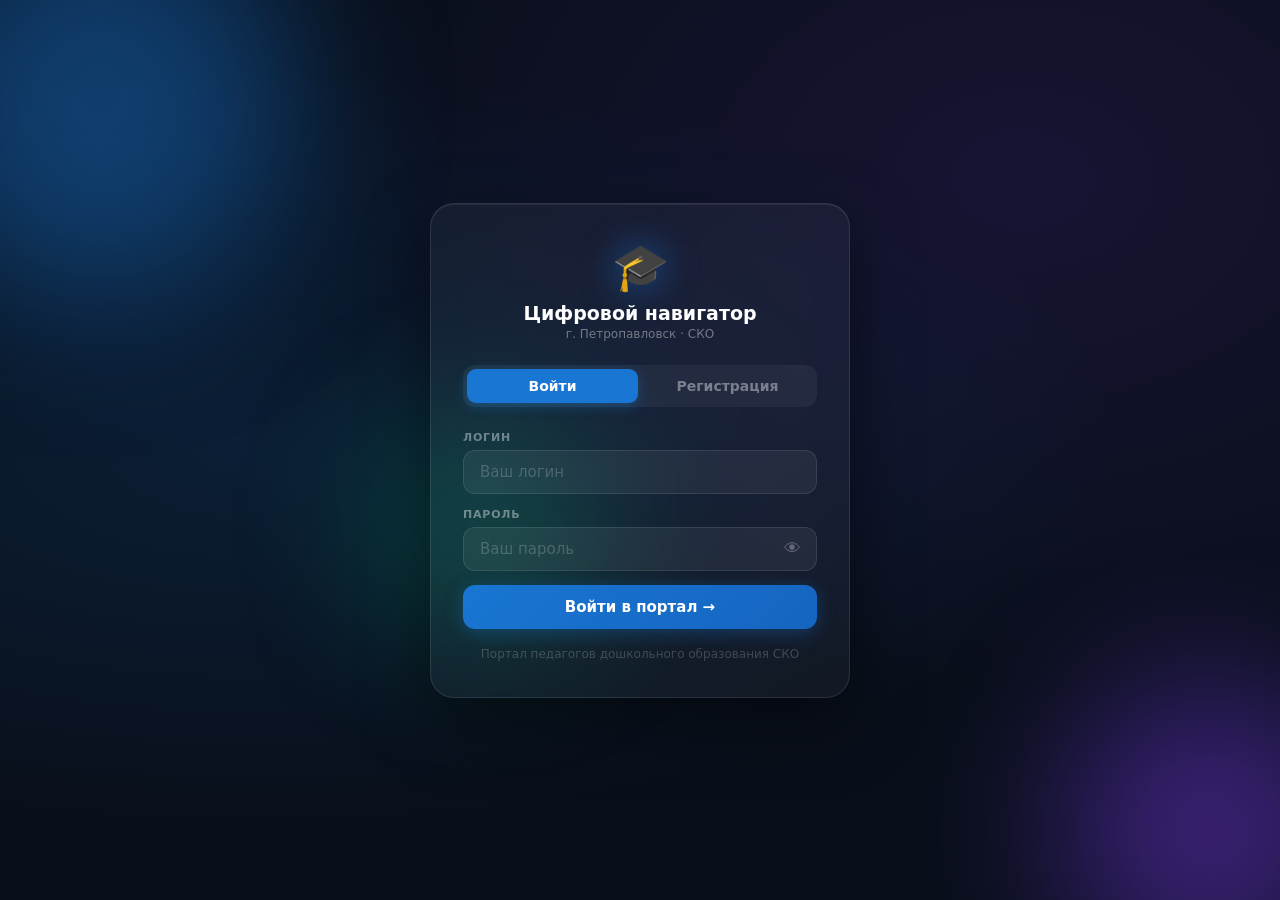
<file: index.html>
<!DOCTYPE html>
<html lang="ru">
<head>
  <base href="./">
  <meta charset="UTF-8" />
  <meta name="viewport" content="width=device-width, initial-scale=1.0" />
  <title>Цифровой навигатор педагога — Петропавловск</title>
  <link rel="stylesheet" href="style.css" />
  <link href="https://fonts.googleapis.com/css2?family=Merriweather:wght@400;700&family=Source+Sans+3:wght@300;400;600;700&display=swap" rel="stylesheet" />


<link rel="manifest" href="manifest.json">
<meta name="theme-color" content="#1976d2">
<meta name="apple-mobile-web-app-capable" content="yes">
<meta name="apple-mobile-web-app-status-bar-style" content="black-translucent">
<meta name="apple-mobile-web-app-title" content="Навигатор">
<link rel="apple-touch-icon" href="icon-192.png">
<link rel="stylesheet" href="theme.css">
<script src="theme.js"></script>


  <script>
    // GATE: нет токена → auth.html
    (function(){
      var tk = localStorage.getItem('psess_token') || sessionStorage.getItem('psess_token');
      if (!tk) { window.location.replace('./auth.html'); }
    })();
    // ТЕМА
    (function(){
      var t = localStorage.getItem('portal_theme') || 'dark';
      if (t === 'light') document.documentElement.setAttribute('data-theme','light');
    })();
  </script>

</head>
<body>




<!-- ШАПКА -->
<header id="main-header">
  <div class="header-inner">
    <div class="logo-area">
      <div class="logo-emblem">🎓</div>
      <div class="logo-text">
        <span class="logo-title">Цифровой навигатор педагога</span>
        <span class="logo-subtitle">г. Петропавловск &bull; СКО</span>
      </div>
    </div>
    <nav id="desktop-nav">
      <a href="#" class="nav-link active" data-section="home">Главная</a>
      <a href="#" class="nav-link" data-section="metodichka">Методичка</a>
      <a href="games.html" class="nav-link">🎮 Игры</a>
      <a href="#" class="nav-link" data-section="sights">Достопримечательности</a>
      <a href="#" class="nav-link" data-section="talks">Беседы</a>
      <a href="#" class="nav-link" data-section="presentations">Презентации</a>
      <button id="theme-toggle-btn" onclick="THEME.toggle()" title="Сменить тему" style="background:none;border:1px solid var(--border,rgba(255,255,255,0.1));border-radius:50%;width:36px;height:36px;cursor:pointer;font-size:16px;color:var(--text2,#7a90b8)">🌙</button>
    
      <!-- USER БЛОК -->
      <div id="nav-user-zone">
        <button class="nu-btn nu-theme" id="nav-theme-btn" onclick="toggleTheme()">🌙</button>
        <a href="chat.html" style="position:relative;text-decoration:none;display:flex;align-items:center;gap:4px;color:rgba(255,255,255,.7);font-size:14px;font-weight:700;padding:5px 10px;border-radius:8px;background:rgba(255,255,255,.05);border:1px solid rgba(255,255,255,.1)">
          💬 Чат<span class="chat-bdg" id="nav-chat-bdg">0</span>
        </a>
        <a href="profile.html" style="display:flex;align-items:center;gap:7px;text-decoration:none;padding:5px 10px;border-radius:20px;background:rgba(255,255,255,.06);border:1px solid rgba(255,255,255,.1)">
          <div class="nu-av" id="nav-av">?</div>
          <span class="nu-name" id="nav-uname">...</span>
        </a>
        <button class="nu-btn" onclick="doLogout()">Выйти</button>
      </div></nav>
    <div class="header-controls">
      <button id="accessibility-btn" title="Версия для слабовидящих" aria-label="Версия для слабовидящих">
        <span class="eye-icon">&#128065;</span>
        <span class="btn-label">Слабовидящим</span>
      </button>
      <button id="burger-btn" aria-label="Открыть меню" aria-expanded="false">
        <span></span><span></span><span></span>
      </button>
    </div>
  </div>
</header>

<!-- БОКОВОЕ МЕНЮ -->
<div id="sidebar-overlay"></div>
<aside id="sidebar">
  <div class="sidebar-header">
    <span>Навигация</span>
    <button id="close-sidebar" aria-label="Закрыть меню">&#10005;</button>
  </div>
    <!-- SIDEBAR USER -->
  <div class="sb-user-block" id="sb-user-block">
    <div class="sb-ucard">
      <div class="sb-uav" id="sb-av">?</div>
      <div>
        <div class="sb-uname" id="sb-uname">...</div>
        <div class="sb-urole" id="sb-urole">Педагог</div>
      </div>
    </div>
    <div class="sb-ulinks">
      <a href="profile.html" class="sb-ulink">👤 Мой профиль</a>
      <a href="chat.html" class="sb-ulink" style="position:relative">
        💬 Чат<span class="chat-bdg" id="sb-chat-bdg" style="position:static;margin-left:6px">0</span>
      </a>
      <a href="games.html" class="sb-ulink">🎮 Игровая комната</a>
      <button class="sb-ulink red" onclick="doLogout()">🚪 Выйти</button>
    </div>
  </div>
  <nav class="sidebar-nav">
    <a href="#" class="sidebar-link" data-section="home">🏠 Главная</a>
    <a href="#" class="sidebar-link" data-section="metodichka">📚 Методичка</a>
    <a href="games.html" class="sidebar-link">🎮 Игровая комната ⭐</a>
    <a href="#" class="sidebar-link" data-section="sights">🏛 Достопримечательности</a>
    <a href="#" class="sidebar-link" data-section="talks">💬 Полезные беседы</a>
    <a href="#" class="sidebar-link" data-section="presentations">📊 Презентации</a>
  </nav>
  <div class="sidebar-footer">
    <small>&copy; 2025 Портал воспитателей<br>г. Петропавловск</small>
  </div>
</aside>

<!-- КНОПКА ВЕРНУТЬСЯ -->
<div id="back-btn-wrap">
  <button id="back-home-btn">&#8592; Вернуться на главную</button>
</div>

<!-- ОСНОВНОЙ КОНТЕНТ -->
<main id="main-content">

  <!-- ГЛАВНАЯ -->
  <section id="section-home" class="section active">
    <div class="hero-block">
      <div class="hero-bg-pattern"></div>
      <div class="hero-content">
        <div class="hero-badge">г. Петропавловск &bull; Северо-Казахстанская область</div>
        <h1 class="hero-title">Цифровой навигатор<br><em>педагога</em></h1>
        <p class="hero-desc">Единый ресурс для воспитателей Петропавловска — обмен методическими материалами, игровые сценарии, краеведение и профессиональное сообщество.</p>
        <button class="hero-cta" data-section="metodichka">Начать работу &#8594;</button>
      </div>
      <div class="hero-visual">
        <div class="city-card">
          <div class="city-card-icon">&#127961;</div>
          <div class="city-card-body">
            <h3>О городе</h3>
            <ul class="city-facts">
              <li><strong>Основан:</strong> 1752 год</li>
              <li><strong>Население:</strong> ~220 000 чел.</li>
              <li><strong>Статус:</strong> Областной центр СКО</li>
              <li><strong>Наследие:</strong> Крепость Святого Петра</li>
              <li><strong>Культура:</strong> Музеи, театры, парки</li>
            </ul>
            <p class="city-note">Город с богатой историей на стыке двух культур — казахской и русской.</p>
          </div>
        </div>
      </div>
    </div>

    <!-- ПЛИТКИ -->
    <div class="tiles-section">
      <h2 class="section-heading">Разделы портала</h2>
      <div class="tiles-grid">
        <button class="tile" data-section="metodichka">
          <div class="tile-icon">&#128218;</div>
          <div class="tile-body"><h3>Методичка</h3><p>Планы занятий, разработки уроков</p></div>
          <div class="tile-arrow">&#8594;</div>
        </button>
        <a href="games.html" class="tile tile-games-link">
          <div class="tile-icon">&#127918;</div>
          <div class="tile-body"><h3>Игровая комната</h3><p>Онлайн-игры + офлайн-занятия</p></div>
          <div class="tile-arrow tile-new-badge">&#11088; NEW</div>
        </a>
        <button class="tile" data-section="sights">
          <div class="tile-icon">&#127963;</div>
          <div class="tile-body"><h3>Достопримечательности</h3><p>Краеведение Петропавловска</p></div>
          <div class="tile-arrow">&#8594;</div>
        </button>
        <button class="tile" data-section="talks">
          <div class="tile-icon">&#128172;</div>
          <div class="tile-body"><h3>Полезные беседы</h3><p>Правила поведения и безопасность</p></div>
          <div class="tile-arrow">&#8594;</div>
        </button>
        <button class="tile" data-section="presentations">
          <div class="tile-icon">&#128202;</div>
          <div class="tile-body"><h3>Презентации</h3><p>Готовые слайды для занятий</p></div>
          <div class="tile-arrow">&#8594;</div>
        </button>
        <button class="tile tile-chat" onclick="window.location.href='chat.html'">
          <div class="tile-icon">&#128172;</div>
          <div class="tile-body"><h3>Чат педагогов</h3><p>Общение внутри портала</p></div>
          <div class="tile-arrow" style="position:relative">&#8594;<span class="tile-chat-badge" id="tile-chat-badge" style="display:none"></span></div>
        </button>
      </div>
    </div>

    <!-- STATS -->
    <div class="stats-row">
      <div class="stat-item"><span class="stat-num">1752</span><span class="stat-label">Год основания города</span></div>
      <div class="stat-item"><span class="stat-num">270+</span><span class="stat-label">Лет истории Петропавловска</span></div>
      <div class="stat-item"><span class="stat-num">5</span><span class="stat-label">Онлайн-игр для детей</span></div>
      <div class="stat-item" id="stat-users"><span class="stat-num" id="stat-users-num">—</span><span class="stat-label">Педагогов в системе</span></div>
    </div>
  </section>

  <!-- МЕТОДИЧКА -->
  <section id="section-metodichka" class="section">
    <div class="page-header">
      <h2>&#128218; Методическая копилка</h2>
      <p>Разработки занятий, конспекты и дидактические материалы для воспитателей</p>
    </div>
    <div id="met-loading" style="text-align:center;padding:30px;color:#888">⏳ Загрузка материалов...</div>
    <div class="metodichka-list" id="met-list"></div>
    <div id="met-empty" style="display:none;text-align:center;padding:30px;color:#888">
      <div style="font-size:36px;margin-bottom:10px">📁</div>
      <p>Материалы пока не загружены.</p>
      <p style="font-size:12px;margin-top:6px">Администратор добавит их в ближайшее время.</p>
    </div>
  </section>

  <!-- ИГРЫ -->
  <!-- ═══ ОБЪЯВЛЕНИЯ ═══ -->
  <section id="section-broadcasts" class="section">
    <h2 class="section-h">📨 Объявления от администрации</h2>
    <div id="broadcasts-list"><div style="color:var(--text3,#4a5f82);text-align:center;padding:20px;font-size:13px">Загрузка...</div></div>
  </section>

  <!-- ═══ МЕРОПРИЯТИЯ ═══ -->
  <section id="section-events" class="section">
    <h2 class="section-h">📅 Ближайшие мероприятия</h2>
    <div id="events-list"><div style="color:var(--text3,#4a5f82);text-align:center;padding:20px;font-size:13px">Загрузка...</div></div>
  </section>

  <section id="section-games" class="section">
    <div class="page-header">
      <h2>&#127918; Игры для занятий</h2>
      <p>Дидактические, подвижные и развивающие игры для дошкольников</p>
    </div>
    <div class="page-header" style="margin-top:-12px;padding-top:0">
      <a href="games.html" class="download-btn" style="display:inline-flex;align-items:center;gap:8px;text-decoration:none;padding:12px 24px;font-size:14px;font-weight:800">
        &#127918; Открыть Гейм-рум — интерактивные игры онлайн
      </a>
    </div>
    <div class="games-grid">
      <div class="game-card">
        <div class="game-emoji">&#127183;</div>
        <h3>Лото «Животные Казахстана»</h3>
        <p>Дидактическая игра на запоминание. 4–6 игроков. Карточки с изображениями флоры и фауны.</p>
        <span class="game-age">Возраст: 4+</span>
      </div>
      <div class="game-card">
        <div class="game-emoji">&#127939;</div>
        <h3>Байга — степная скачка</h3>
        <p>Подвижная игра на улице. Имитация конных скачек, развитие ловкости и командного духа.</p>
        <span class="game-age">Возраст: 5+</span>
      </div>
      <div class="game-card">
        <div class="game-emoji">&#129513;</div>
        <h3>Пазл «Карта СКО»</h3>
        <p>Собери карту Северо-Казахстанской области из 24 частей. Знакомство с районами и городами.</p>
        <span class="game-age">Возраст: 6+</span>
      </div>
      <div class="game-card">
        <div class="game-emoji">&#127917;</div>
        <h3>Ролевая игра «Базар»</h3>
        <p>Социально-ролевая игра: продавец и покупатель. Математика, коммуникация, уважение к труду.</p>
        <span class="game-age">Возраст: 5+</span>
      </div>
      <div class="game-card">
        <div class="game-emoji">&#128289;</div>
        <h3>«Слова города» — словарная игра</h3>
        <p>Назови слово, связанное с Петропавловском. Развитие речи и краеведческих знаний.</p>
        <span class="game-age">Возраст: 6+</span>
      </div>
      <div class="game-card">
        <div class="game-emoji">&#127912;</div>
        <h3>Раскраски «Юрта и традиции»</h3>
        <p>Тематические раскраски с казахскими орнаментами, юртой, национальными костюмами.</p>
        <span class="game-age">Возраст: 3+</span>
      </div>
    </div>
  </section>

  <!-- ДОСТОПРИМЕЧАТЕЛЬНОСТИ -->
  <section id="section-sights" class="section">
    <div class="page-header">
      <h2>&#127963; Достопримечательности Петропавловска</h2>
      <p>Краеведческие маршруты для познавательных экскурсий с воспитанниками</p>
    </div>

    <div class="sight-card featured">
      <div class="sight-img-placeholder sight-ablai">
        <div class="sight-placeholder-inner">&#127984;</div>
      </div>
      <div class="sight-content">
        <div class="sight-badge">Исторический объект</div>
        <h3>Резиденция Абылай хана</h3>
        <p>Историко-культурный музейный комплекс, посвящённый великому казахскому хану Абылаю, который объединил три жуза. Резиденция воссоздаёт атмосферу XVIII века — эпохи, когда Петропавловск (крепость Святого Петра) был важным форпостом и местом переговоров.</p>
        <h4>&#128161; Советы для экскурсии с детьми:</h4>
        <ul class="tips-list">
          <li>Заранее расскажите детям сказание об Абылай хане в игровой форме</li>
          <li>Попросите экскурсовода провести интерактивный урок в юрте</li>
          <li>Обратите внимание на казахские орнаменты — найдите узоры из занятий</li>
          <li>После экскурсии нарисуйте юрту или костюм хана</li>
          <li>Задайте детям вопрос: «Что значит объединить народ?»</li>
        </ul>
        <div class="sight-meta">
          <span>&#128205; ул. Абылай хана, Петропавловск</span>
          <span>&#128336; Вт–Вс: 9:00–18:00</span>
        </div>
      </div>
    </div>

    <div class="sight-card featured">
      <div class="sight-img-placeholder sight-park">
        <div class="sight-placeholder-inner">&#127795;</div>
      </div>
      <div class="sight-content">
        <div class="sight-badge">Парк и мемориал</div>
        <h3>Парк Победы</h3>
        <p>Главный парк города с мемориальным комплексом, посвящённым Великой Отечественной войне. Здесь находятся памятники героям-петропавловцам, Вечный огонь и аллея Памяти. Ежегодно в День Победы проходят торжественные мероприятия с участием ветеранов.</p>
        <h4>&#128161; Советы для экскурсии с детьми:</h4>
        <ul class="tips-list">
          <li>Проведите беседу о подвиге солдат до посещения парка</li>
          <li>У Вечного огня соблюдайте минуту тишины — это воспитывает уважение</li>
          <li>Прочитайте вместе имена на памятных плитах, объясните значение</li>
          <li>После прогулки нарисуйте открытку «Я помню, я горжусь»</li>
          <li>Расскажите о медалях и орденах: чем награждали солдат</li>
        </ul>
        <div class="sight-meta">
          <span>&#128205; Парк Победы, центр Петропавловска</span>
          <span>&#128336; Открыт ежедневно</span>
        </div>
      </div>
    </div>

    <div class="sights-more">
      <h3>Другие интересные места</h3>
      <div class="sights-mini-grid">
        <div class="mini-sight"><span>&#127963;</span><strong>Музей Ботая</strong><p>Уникальные находки эпохи энеолита — место первого приручения лошади.</p></div>
        <div class="mini-sight"><span>&#9962;</span><strong>Собор Петра и Павла</strong><p>Православный собор XIX века, памятник архитектуры.</p></div>
        <div class="mini-sight"><span>&#127917;</span><strong>Русский театр драмы</strong><p>Один из старейших театров Казахстана, основан в 1936 году.</p></div>
        <div class="mini-sight"><span>&#128332;</span><strong>Мечеть «Кызыл Жар»</strong><p>Современная мечеть — символ духовности и межнационального единства.</p></div>
      </div>
    </div>
  </section>

  <!-- БЕСЕДЫ -->
  <section id="section-talks" class="section">
    <div class="page-header">
      <h2>&#128172; Полезные беседы с детьми</h2>
      <p>Готовые сценарии тематических бесед с воспитанниками</p>
    </div>

    <!-- Динамические материалы из Supabase -->
    <div id="talks-loading" style="text-align:center;padding:20px;color:#888">⏳ Загрузка материалов...</div>
    <div id="talks-dyn-list" class="metodichka-list"></div>
    <div id="talks-dyn-empty" style="display:none"></div>

    <div class="accordion-group">
      <h3 class="accordion-category">&#127963; Поведение в общественных местах</h3>

      <div class="accordion-item">
        <button class="accordion-trigger">Правила поведения в музее <span class="acc-icon">+</span></button>
        <div class="accordion-body">
          <p><strong>Цель беседы:</strong> научить детей уважительно относиться к культурным ценностям и соблюдать тишину.</p>
          <ol class="talk-list">
            <li><strong>В музее говорим тихо</strong> — громкие голоса мешают другим посетителям и нарушают торжественную атмосферу.</li>
            <li><strong>Руками не трогаем экспонаты</strong> — даже если очень хочется! Экспонаты могут быть хрупкими и очень старыми.</li>
            <li><strong>Идём рядом с воспитателем</strong> — в музее легко заблудиться, поэтому держимся группой.</li>
            <li><strong>Задаём вопросы экскурсоводу</strong> — любопытство приветствуется, но по очереди и вежливо.</li>
            <li><strong>Фотографируем с разрешения</strong> — в некоторых залах съёмка запрещена.</li>
          </ol>
          <div class="talk-question">&#10067; <em>Спросите детей: «Почему важно беречь старинные вещи?»</em></div>
        </div>
      </div>

      <div class="accordion-item">
        <button class="accordion-trigger">Поведение в театре и на концерте <span class="acc-icon">+</span></button>
        <div class="accordion-body">
          <p><strong>Цель беседы:</strong> воспитать культуру зрителя, умение наслаждаться искусством.</p>
          <ol class="talk-list">
            <li><strong>Приходим заранее</strong> — не опаздываем, чтобы не мешать другим зрителям занять места.</li>
            <li><strong>Во время спектакля молчим</strong> — актёры на сцене слышат зал, и наши разговоры их отвлекают.</li>
            <li><strong>Телефон убираем в карман</strong> — свет экрана мешает смотреть соседям.</li>
            <li><strong>Хлопаем в конце</strong> — аплодисменты — это «спасибо» артистам за их труд.</li>
            <li><strong>Не едим и не шуршим</strong> — сладости оставляем на антракт.</li>
          </ol>
          <div class="talk-question">&#10067; <em>Спросите детей: «Как бы ты себя чувствовал, если бы тебе мешали выступать?»</em></div>
        </div>
      </div>
    </div>

    <div class="accordion-group">
      <h3 class="accordion-category">&#128678; Безопасность на дороге</h3>

      <div class="accordion-item">
        <button class="accordion-trigger">Правила пешехода <span class="acc-icon">+</span></button>
        <div class="accordion-body">
          <p><strong>Цель беседы:</strong> сформировать у детей осознанное безопасное поведение на улице.</p>
          <ol class="talk-list">
            <li><strong>Переходим только на зелёный свет</strong> — красный говорит «стой!», жёлтый — «приготовься», зелёный — «иди».</li>
            <li><strong>Смотрим сначала налево, потом направо</strong> — и только потом начинаем переход.</li>
            <li><strong>Идём по зебре</strong> — это безопасное место для пешеходов, водители должны нас пропустить.</li>
            <li><strong>Не играем у дороги</strong> — мяч, самокат, велосипед — только во дворе или парке.</li>
            <li><strong>Взрослый держит за руку</strong> — рядом с проезжей частью всегда держимся за руку.</li>
          </ol>
          <div class="talk-question">&#10067; <em>Игра: «Светофор» — воспитатель называет цвет, дети выполняют действие.</em></div>
        </div>
      </div>

      <div class="accordion-item">
        <button class="accordion-trigger">Правила в транспорте <span class="acc-icon">+</span></button>
        <div class="accordion-body">
          <p><strong>Цель беседы:</strong> научить детей безопасному поведению в автобусе, маршрутке, трамвае.</p>
          <ol class="talk-list">
            <li><strong>Ждём транспорт на остановке</strong> — не стоим у края, отступаем назад.</li>
            <li><strong>Заходим по очереди</strong> — не толкаемся, пропускаем выходящих.</li>
            <li><strong>Держимся за поручень</strong> — при торможении можно упасть.</li>
            <li><strong>Уступаем место</strong> — пожилым людям, беременным женщинам, пассажирам с детьми.</li>
            <li><strong>Не высовываемся из окон</strong> — это очень опасно!</li>
          </ol>
          <div class="talk-question">&#10067; <em>Спросите детей: «Кому ты уступишь место в автобусе и почему?»</em></div>
        </div>
      </div>

      <div class="accordion-item">
        <button class="accordion-trigger">Если потерялся в городе <span class="acc-icon">+</span></button>
        <div class="accordion-body">
          <p><strong>Цель беседы:</strong> подготовить детей к действиям в экстренной ситуации.</p>
          <ol class="talk-list">
            <li><strong>Стой на месте и не паникуй</strong> — взрослые тебя ищут, лучше оставаться там, где потерялся.</li>
            <li><strong>Обратись к полицейскому</strong> — найди человека в форме или охранника в магазине.</li>
            <li><strong>Назови своё имя и имя мамы или папы</strong> — скажи, откуда пришёл.</li>
            <li><strong>Знай наизусть номер телефона родителей</strong> — попроси взрослого помочь позвонить.</li>
            <li><strong>Не уходи с незнакомыми</strong> — даже если они говорят, что знают твоих родителей.</li>
          </ol>
          <div class="talk-question">&#10067; <em>Практика: выучите с детьми домашний адрес и телефон мамы.</em></div>
        </div>
      </div>
    </div>

    <div class="accordion-group">
      <h3 class="accordion-category">&#129309; Взаимоуважение и дружба</h3>

      <div class="accordion-item">
        <button class="accordion-trigger">Беседа «Дружба народов» <span class="acc-icon">+</span></button>
        <div class="accordion-body">
          <p><strong>Цель беседы:</strong> воспитать уважение к людям разных национальностей.</p>
          <ol class="talk-list">
            <li><strong>Все люди разные — и это здорово!</strong> — у нас разные язык, традиции, еда, но мы все живём в одном городе.</li>
            <li><strong>Петропавловск — многонациональный город</strong> — здесь живут казахи, русские, украинцы, немцы и другие народы.</li>
            <li><strong>Уважай чужие традиции</strong> — не смейся над праздниками и обычаями других.</li>
            <li><strong>Учи слова приветствия</strong> — «Сәлем!» по-казахски, «Привет!» по-русски — улыбка всегда понятна.</li>
            <li><strong>Дружба сильнее различий</strong> — вместе строить, играть и жить интереснее.</li>
          </ol>
          <div class="talk-question">&#10067; <em>Спросите детей: «Есть ли у тебя друзья другой национальности? Расскажи о них.»</em></div>
        </div>
      </div>
    </div>
  </section>

  <!-- ПРЕЗЕНТАЦИИ -->
  <section id="section-presentations" class="section">
    <div class="page-header">
      <h2>&#128202; Презентации для занятий</h2>
      <p>Готовые слайды и мультимедийные материалы</p>
    </div>
    <div id="pres-loading" style="text-align:center;padding:30px;color:#888">⏳ Загрузка презентаций...</div>
    <div class="pres-grid" id="pres-list"></div>
    <div id="pres-empty" style="display:none;text-align:center;padding:30px;color:#888">
      <div style="font-size:36px;margin-bottom:10px">📊</div>
      <p>Презентации пока не загружены.</p>
    </div>
  </section>

</main>

<!-- FOOTER -->
<footer id="main-footer">
  <div class="footer-inner">
    <div class="footer-logo">
      <span>&#127891;</span>
      <div>
        <strong>Цифровой навигатор педагога</strong>
        <small>Петропавловск, СКО, Казахстан</small>
      </div>
    </div>
    <div class="footer-links">
      <a href="#" data-section="metodichka">Методичка</a>
      <a href="#" data-section="games">Игры</a>
      <a href="#" data-section="sights">Достопримечательности</a>
      <a href="#" data-section="talks">Беседы</a>
    </div>
    <div class="footer-copy">
      <p>&copy; 2025 Портал воспитателей г. Петропавловска</p>
      <p>Создан для педагогов дошкольного образования СКО</p>
    </div>
  </div>
</footer>

<div id="toast" aria-live="polite"></div>

<script src="script.js"></script>

<!-- ═══════════════════════════════════════════════════
     INTERNAL CHAT MODAL — Чат педагогов СКО
═══════════════════════════════════════════════════ -->
<div id="chat-modal" class="chat-modal-overlay" style="display:none">
  <div class="chat-modal">
    <div class="chat-modal-header">
      <div class="chat-header-left">
        <span class="chat-online-dot"></span>
        <span>💬 Чат педагогов СКО</span>
      </div>
      <div class="chat-header-right">
        <span id="chat-user-badge" class="chat-user-badge"></span>
        <button class="chat-close" onclick="closeChatModal()">✕</button>
      </div>
    </div>
    <!-- Not logged in state -->
    <div id="chat-noauth" class="chat-noauth" style="display:none">
      <div class="chat-noauth-icon">🔒</div>
      <h3>Войдите, чтобы общаться</h3>
      <p>Чат доступен только зарегистрированным педагогам портала.</p>
      
    </div>
    <!-- Chat state -->
    <div id="chat-body" style="display:none">
      <div id="chat-messages" class="chat-messages"></div>
      <div class="chat-input-row">
        <input id="chat-input" type="text" class="chat-input" placeholder="Написать сообщение..." maxlength="300" autocomplete="off"/>
        <button class="chat-send-btn" onclick="chatSend()" id="chat-send-btn">➤</button>
      </div>
      <div class="chat-input-hint">Нажмите Enter или ➤ для отправки</div>
    </div>
  </div>
</div>

<style>
/* ── Chat overlay ── */
.chat-modal-overlay{position:fixed;inset:0;background:rgba(0,0,12,.65);z-index:3000;display:flex;align-items:center;justify-content:center;backdrop-filter:blur(6px);animation:fadein .2s ease;}
@keyframes fadein{from{opacity:0}to{opacity:1}}
.chat-modal{background:#fff;border-radius:20px;width:92%;max-width:480px;max-height:85vh;display:flex;flex-direction:column;overflow:hidden;box-shadow:0 24px 80px rgba(0,0,0,.35);animation:popin .3s cubic-bezier(.34,1.56,.64,1);}
@keyframes popin{from{transform:scale(.82) translateY(20px);opacity:0}to{transform:scale(1) translateY(0);opacity:1}}
/* Header */
.chat-modal-header{background:linear-gradient(135deg,#003366,#0d5fa3);color:#fff;padding:14px 18px;display:flex;align-items:center;justify-content:space-between;flex-shrink:0;}
.chat-header-left{display:flex;align-items:center;gap:8px;font-weight:800;font-size:14px;}
.chat-header-right{display:flex;align-items:center;gap:8px;}
.chat-online-dot{width:9px;height:9px;background:#4ade80;border-radius:50%;box-shadow:0 0 6px #4ade80;animation:pulse-dot 2s infinite;}
@keyframes pulse-dot{0%,100%{opacity:1}50%{opacity:.4}}
.chat-user-badge{background:rgba(255,255,255,.18);border:1px solid rgba(255,255,255,.3);border-radius:14px;padding:3px 10px;font-size:11px;font-weight:700;color:#fff;max-width:120px;overflow:hidden;text-overflow:ellipsis;white-space:nowrap;}
.chat-close{background:rgba(255,255,255,.15);border:none;color:#fff;width:28px;height:28px;border-radius:50%;font-size:13px;cursor:pointer;display:flex;align-items:center;justify-content:center;transition:background .2s;}
.chat-close:hover{background:rgba(255,255,255,.3);}
/* No auth */
.chat-noauth{text-align:center;padding:48px 28px 40px;flex:1;}
.chat-noauth-icon{font-size:60px;margin-bottom:14px;}
.chat-noauth h3{font-size:1.4rem;font-weight:900;color:#003366;margin-bottom:8px;}
.chat-noauth p{font-size:13px;color:#6b7280;line-height:1.6;margin-bottom:20px;}
.chat-auth-btn{display:inline-block;padding:12px 28px;background:linear-gradient(135deg,#003366,#1976D2);color:#fff;border-radius:28px;font-weight:800;font-size:13px;text-decoration:none;transition:all .2s;}
.chat-auth-btn:hover{transform:translateY(-2px);box-shadow:0 6px 20px rgba(0,51,102,.4);}
/* Messages */
.chat-messages{flex:1;overflow-y:auto;padding:14px 14px 6px;display:flex;flex-direction:column;gap:8px;min-height:280px;max-height:380px;background:#f6f9ff;}
.chat-msg{display:flex;flex-direction:column;max-width:78%;animation:msg-in .2s ease;}
@keyframes msg-in{from{opacity:0;transform:translateY(8px)}to{opacity:1;transform:none}}
.chat-msg.mine{align-self:flex-end;align-items:flex-end;}
.chat-msg.theirs{align-self:flex-start;align-items:flex-start;}
.chat-bubble{padding:9px 13px;border-radius:16px;font-size:13px;line-height:1.5;word-break:break-word;}
.chat-msg.mine .chat-bubble{background:linear-gradient(135deg,#003366,#1565c0);color:#fff;border-bottom-right-radius:4px;}
.chat-msg.theirs .chat-bubble{background:#fff;color:#1a1a2e;border:1px solid #e5eaf4;border-bottom-left-radius:4px;box-shadow:0 1px 4px rgba(0,0,0,.07);}
.chat-msg-meta{font-size:10px;color:#94a3b8;margin-top:3px;padding:0 4px;}
.chat-msg.mine .chat-msg-meta{color:#94a3b8;}
.chat-msg-author{font-weight:800;font-size:11px;margin-bottom:3px;padding:0 4px;color:#003366;}
.chat-msg.mine .chat-msg-author{display:none;}
.chat-day-sep{text-align:center;font-size:11px;color:#94a3b8;font-weight:600;padding:4px 0;margin:4px 0;}
.chat-empty{text-align:center;color:#94a3b8;font-size:13px;padding:40px 20px;flex:1;display:flex;flex-direction:column;align-items:center;justify-content:center;gap:8px;}
.chat-empty-icon{font-size:48px;}
/* Input */
.chat-input-row{display:flex;align-items:center;gap:8px;padding:10px 12px 6px;border-top:1px solid #e5eaf4;background:#fff;flex-shrink:0;}
.chat-input{flex:1;border:2px solid #d0dae8;border-radius:22px;padding:9px 16px;font-size:13px;font-family:inherit;outline:none;transition:border .2s;background:#f6f9ff;}
.chat-input:focus{border-color:#1976D2;}
.chat-send-btn{width:38px;height:38px;background:linear-gradient(135deg,#003366,#1976D2);color:#fff;border:none;border-radius:50%;font-size:15px;cursor:pointer;transition:all .2s;display:flex;align-items:center;justify-content:center;flex-shrink:0;}
.chat-send-btn:hover{transform:scale(1.1);}
.chat-send-btn:active{transform:scale(.95);}
.chat-input-hint{font-size:10px;color:#b0bec5;text-align:center;padding:0 12px 8px;background:#fff;flex-shrink:0;}
/* Nav auth */
.nav-auth{background:rgba(200,160,64,.18);border:1px solid rgba(200,160,64,.45);border-radius:20px;padding:5px 14px !important;}
.nav-auth:hover{background:rgba(200,160,64,.38) !important;}
/* Sidebar auth */
.sidebar-auth-row{padding:10px 20px 4px;border-top:1px solid rgba(255,255,255,.08);margin-top:8px;}
.sidebar-login-btn{display:block;padding:10px 16px;background:linear-gradient(135deg,rgba(200,160,64,.25),rgba(200,160,64,.15));border:1px solid rgba(200,160,64,.4);border-radius:12px;color:#fff !important;font-weight:800;font-size:13px;text-align:center;text-decoration:none;transition:all .2s;}
.sidebar-login-btn:hover{background:linear-gradient(135deg,rgba(200,160,64,.4),rgba(200,160,64,.25));}
.sidebar-logout-btn{width:100%;padding:10px 16px;background:rgba(239,68,68,.15);border:1px solid rgba(239,68,68,.3);border-radius:12px;color:#fca5a5;font-family:inherit;font-weight:800;font-size:13px;cursor:pointer;transition:all .2s;display:block;}
.sidebar-logout-btn:hover{background:rgba(239,68,68,.28);}
.sidebar-user-name{font-size:11px;color:rgba(255,255,255,.45);font-weight:700;padding:0 4px 6px;display:block;}
</style>



<!-- ══════════════════════════════════════════
     APP GATE — показывается при первом открытии
     если пользователь не вошёл
══════════════════════════════════════════ -->


<style>
/* ══ CARD ══ */

to{opacity:1;transform:none}}

22%,100%{left:220%}}

/* Icon */


50%{box-shadow:0 0 0 16px rgba(25,118,210,0),0 14px 44px rgba(0,51,102,.65)}}
.gate-icon svg{width:54px;height:54px;filter:drop-shadow(0 2px 8px rgba(0,0,0,.35));}

100%{transform:rotate(360deg)}}

/* Text */

.gate-title em{font-style:normal;background:linear-gradient(90deg,#c8a040,#f0c040);-webkit-background-clip:text;-webkit-text-fill-color:transparent;background-clip:text;}




/* Login button */

.gate-login-btn:hover{transform:translateY(-3px);box-shadow:0 12px 36px rgba(0,51,102,.6);}
.gate-login-btn:active{transform:scale(.97);}


.gate-login-btn:hover 



/* Features row */

.gf-item{display:flex;flex-direction:column;align-items:center;gap:4px;font-size:11px;color:rgba(255,255,255,.35);font-weight:700;}
.gf-item span:first-child{font-size:20px;filter:grayscale(.3);opacity:.7;}

/* ══ RESPONSIVE ══ */
@media(max-width:460px){}

/* Fade out animation */

}
</style>




<script>
document.addEventListener('click', function(e){
  const wrap = document.getElementById('nav-user-wrap');
  const menu = document.getElementById('nav-user-menu');
  if(menu && wrap && !wrap.contains(e.target)) menu.style.display='none';
});

/* ══════════════════════════════════════════
   MATERIALS FROM SUPABASE
══════════════════════════════════════════ */
async function loadSectionMaterials(section) {
  try {
    const r = await fetch(
      `${SB_URL}/rest/v1/pedagog_materials?section=eq.${section}&select=*&order=created_at.desc`,
      { headers: { 'apikey': SB_ANON, 'Authorization': 'Bearer ' + SB_ANON } }
    );
    return (await r.json()) || [];
  } catch(e) { return []; }
}

async function renderMetodichka() {
  const loading = document.getElementById('met-loading');
  const list    = document.getElementById('met-list');
  const empty   = document.getElementById('met-empty');
  if (!list) return;
  const rows = await loadSectionMaterials('metodichka');
  _metData = rows || [];
  if (loading) loading.style.display = 'none';
  if (!rows.length) { if(empty) empty.style.display = 'block'; return; }
  list.innerHTML = rows.map(m => {
    const ext  = m.file_type || 'pdf';
    const icon = ext === 'pdf' ? '📄' : ext.includes('ppt') ? '📊' : '📝';
    const desc = m.description || '';
    return `<div class="doc-card">
      <div class="doc-icon">${icon}</div>
      <div class="doc-info">
        <h3>${m.title}</h3>
        ${desc ? `<p>${desc}</p>` : ''}
        <div class="doc-meta"><span class="tag">${ext.toUpperCase()}</span></div>
      </div>
      ${m.file_url
        ? `<a class="download-btn" href="${m.file_url}" target="_blank" download>⬇ Скачать</a>`
        : `<button class="download-btn" disabled style="opacity:.5">Нет файла</button>`
      }
    </div>`;
  }).join('');
}

async function renderPresentations() {
  const loading = document.getElementById('pres-loading');
  const list    = document.getElementById('pres-list');
  const empty   = document.getElementById('pres-empty');
  if (!list) return;
  const rows = await loadSectionMaterials('presentations');
  _presData = rows || [];
  if (loading) loading.style.display = 'none';
  if (!rows.length) { if(empty) empty.style.display = 'block'; return; }
  list.innerHTML = rows.map(m => {
    const ext  = m.file_type || 'pptx';
    const icon = ext.includes('ppt') ? '📊' : ext === 'pdf' ? '📄' : '📝';
    const desc = m.description || '';
    return `<div class="pres-card">
      <div class="pres-preview">${icon}</div>
      <div class="pres-info">
        <h3>${m.title}</h3>
        ${desc ? `<p>${desc}</p>` : ''}
        <div class="pres-meta"><span class="tag">${ext.toUpperCase()}</span></div>
      </div>
      ${m.file_url
        ? `<a class="download-btn" href="${m.file_url}" target="_blank" download>⬇ Скачать</a>`
        : `<button class="download-btn" disabled style="opacity:.5">Нет файла</button>`
      }
    </div>`;
  }).join('');
}

async function renderTalks() {
  const loading = document.getElementById('talks-loading');
  const list    = document.getElementById('talks-dyn-list');
  const empty   = document.getElementById('talks-dyn-empty');
  if (!list) return;
  const rows = await loadSectionMaterials('talks');
  _talksData = rows || [];
  if (loading) loading.style.display = 'none';
  if (!rows.length) { if(empty) empty.style.display = 'block'; return; }
  list.innerHTML = rows.map(m => {
    const ext  = m.file_type || 'pdf';
    const icon = ext === 'pdf' ? '📄' : ext.includes('ppt') ? '📊' : '📝';
    const desc = m.description || '';
    return `<div class="doc-card">
      <div class="doc-icon">${icon}</div>
      <div class="doc-info">
        <h3>${m.title}</h3>
        ${desc ? `<p>${desc}</p>` : ''}
        <div class="doc-meta"><span class="tag">${ext.toUpperCase()}</span></div>
      </div>
      ${m.file_url
        ? `<a class="download-btn" href="${m.file_url}" target="_blank" download>⬇ Скачать</a>`
        : `<button class="download-btn" disabled style="opacity:.5">Нет файла</button>`
      }
    </div>`;
  }).join('');
}

// Load materials when section is shown
document.addEventListener('click', function(e) {
  const el = e.target.closest('[data-section]');
  if (!el) return;
  const sec = el.dataset.section;
  if (sec === 'metodichka')    setTimeout(renderMetodichka, 50);
  if (sec === 'presentations') setTimeout(renderPresentations, 50);
  if (sec === 'talks')         setTimeout(renderTalks, 50);
});

// Also load if user lands directly on that section
(function() {
  const hash = window.location.hash.replace('#','');
  if (hash === 'metodichka')    setTimeout(renderMetodichka, 300);
  if (hash === 'presentations') setTimeout(renderPresentations, 300);
  if (hash === 'talks')         setTimeout(renderTalks, 300);
})();
</script>

<script>
/* ══ ЗАГРУЗКА МАТЕРИАЛОВ ИЗ SUPABASE ══ */
(async function loadSiteMaterials() {
  const SB_URL  = 'https://ljtogliylpubvkckpwyv.supabase.co';
  const SB_ANON = 'eyJhbGciOiJIUzI1NiIsInR5cCI6IkpXVCJ9.eyJpc3MiOiJzdXBhYmFzZSIsInJlZiI6ImxqdG9nbGl5bHB1YnZrY2twd3l2Iiwicm9sZSI6ImFub24iLCJpYXQiOjE3NzMxNzEzODQsImV4cCI6MjA4ODc0NzM4NH0.91EQ_EEfi8X09Vm0jmH12_35R6tf0BwtTGoX3K5lgfc';

  try {
    const r = await fetch(`${SB_URL}/rest/v1/pedagog_materials?select=*&order=created_at.desc`, {
      headers: { 'apikey': SB_ANON, 'Authorization': 'Bearer ' + SB_ANON }
    });
    const rows = await r.json();
    if (!rows?.length) return;

    const icons = { pdf:'📄', pptx:'📊', ppt:'📊', docx:'📝', doc:'📝' };
    const sectionNames = { metodichka:'Методичка', presentations:'Презентации', talks:'Беседы' };

    // Group by section
    const bySection = {};
    rows.forEach(m => {
      if (!bySection[m.section]) bySection[m.section] = [];
      bySection[m.section].push(m);
    });

    // Inject into metodichka
    if (bySection.metodichka?.length) {
      const el = document.querySelector('#section-metodichka .metodichka-list');
      if (el) {
        const dyn = bySection.metodichka.map(m => `
          <div class="doc-card">
            <div class="doc-icon">${icons[m.file_type] || '📎'}</div>
            <div class="doc-info">
              <h3>${m.title}</h3>
              <p>${m.description || ''}</p>
              <div class="doc-meta"><span class="tag">Методичка</span></div>
            </div>
            <a href="${m.file_url}" target="_blank" class="download-btn" download>⬇ Скачать</a>
          </div>`).join('');
        el.insertAdjacentHTML('afterbegin', dyn);
      }
    }

    // Inject into presentations
    if (bySection.presentations?.length) {
      const el = document.querySelector('#section-presentations .pres-grid');
      if (el) {
        const dyn = bySection.presentations.map(m => `
          <div class="pres-card">
            <div class="pres-preview">${icons[m.file_type] || '📎'}</div>
            <div class="pres-info">
              <h3>${m.title}</h3>
              <p>${m.description || ''}</p>
              <div class="pres-meta"><span class="tag">Презентация</span></div>
            </div>
            <a href="${m.file_url}" target="_blank" class="download-btn" download>⬇ Скачать</a>
          </div>`).join('');
        el.insertAdjacentHTML('afterbegin', dyn);
      }
    }
  } catch(e) { /* silent — static content still shows */ }
})();

/* ══ ПОИСК И ФИЛЬТРЫ ══ */
let _metData = [], _presData = [], _talksData = [];

function filterSection(prefix, query) {
  query = query.toLowerCase().trim();
  const data = prefix === 'met' ? _metData : prefix === 'pres' ? _presData : _talksData;
  const listId = prefix === 'met' ? 'met-list' : prefix === 'pres' ? 'pres-list' : 'talks-dyn-list';
  const activeType = document.querySelector(`#${prefix}-filters .filter-tab.active`)?.dataset?.type || 'all';
  renderFiltered(data, listId, query, activeType);
}

function filterByType(prefix, type, btn) {
  document.querySelectorAll(`#${prefix}-filters .filter-tab`).forEach(b => b.classList.remove('active'));
  if (btn) { btn.classList.add('active'); btn.dataset.type = type; }
  const query = document.getElementById(`${prefix}-search`)?.value?.toLowerCase() || '';
  const data = prefix === 'met' ? _metData : prefix === 'pres' ? _presData : _talksData;
  const listId = prefix === 'met' ? 'met-list' : prefix === 'pres' ? 'pres-list' : 'talks-dyn-list';
  renderFiltered(data, listId, query, type);
}

function renderFiltered(data, listId, query, type) {
  const el = document.getElementById(listId);
  if (!el) return;
  let filtered = data;
  if (query) filtered = filtered.filter(m =>
    (m.title||'').toLowerCase().includes(query) ||
    (m.description||'').toLowerCase().includes(query)
  );
  if (type && type !== 'all') filtered = filtered.filter(m => m.file_type === type);
  if (!filtered.length) {
    el.innerHTML = '<div class="empty-msg">🔍 Ничего не найдено</div>';
    return;
  }
  // Re-render using same card template
  el.innerHTML = filtered.map(m => buildDocCard(m)).join('');
}

function buildDocCard(m) {
  const icons = {pdf:'📄',pptx:'📊',ppt:'📊',docx:'📝',doc:'📝'};
  const icon = icons[m.file_type] || '📎';
  const desc = m.description ? `<p style="color:var(--text2);font-size:13px;margin:4px 0">${m.description}</p>` : '';
  const date = new Date(m.created_at).toLocaleDateString('ru-RU');
  return `<div class="doc-card">
    <div class="doc-icon">${icon}</div>
    <div class="doc-info">
      <h3>${m.title}</h3>
      ${desc}
      <div class="doc-meta">
        <span class="tag">${m.file_type?.toUpperCase()||'FILE'}</span>
        <span style="color:var(--text3)">${date}</span>
      </div>
    </div>
    ${m.file_url ? `<a href="${m.file_url}" target="_blank" class="download-btn">⬇ Скачать</a>` : ''}
  </div>`;
}

/* ══ МЕРОПРИЯТИЯ ══ */
async function loadEvents() {
  const el = document.getElementById('events-list');
  if (!el) return;
  try {
    const today = new Date().toISOString().split('T')[0];
    const r = await fetch(
      `${SB_URL}/rest/v1/portal_events?event_date=gte.${today}&select=*&order=event_date.asc&limit=5`,
      { headers: { apikey: SB_ANON, Authorization: 'Bearer ' + SB_ANON } }
    );
    const rows = await r.json();
    if (!rows?.length) { el.innerHTML = '<div style="color:var(--text3);text-align:center;padding:20px;font-size:13px">Мероприятий не запланировано</div>'; return; }
    const MONTHS = ['янв','фев','мар','апр','май','июн','июл','авг','сен','окт','ноя','дек'];
    el.innerHTML = rows.map(ev => {
      const d = new Date(ev.event_date + 'T00:00:00');
      const day = d.getDate();
      const mon = MONTHS[d.getMonth()];
      return `<div class="event-card" style="border-left-color:${ev.color||'#1976d2'}">
        <div class="event-date-badge" style="background:${ev.color||'#1976d2'}">
          <span class="day">${day}</span>
          <span class="mon">${mon}</span>
        </div>
        <div class="event-info">
          <div class="event-title">${ev.title}</div>
          ${ev.description ? `<div class="event-desc">${ev.description}</div>` : ''}
          <div class="event-meta">${ev.event_time ? '🕐 '+ev.event_time : ''}${ev.location ? ' · 📍 '+ev.location : ''}</div>
        </div>
      </div>`;
    }).join('');
  } catch(e) { el.innerHTML = ''; }
}

/* ══ РАССЫЛКИ ══ */
async function loadBroadcasts() {
  const el = document.getElementById('broadcasts-list');
  if (!el) return;
  try {
    const r = await fetch(
      `${SB_URL}/rest/v1/portal_broadcasts?select=*&order=sent_at.desc&limit=5`,
      { headers: { apikey: SB_ANON, Authorization: 'Bearer ' + SB_ANON } }
    );
    const rows = await r.json();
    if (!rows?.length) { el.innerHTML = '<div style="color:var(--text3);text-align:center;padding:20px;font-size:13px">Объявлений нет</div>'; return; }
    el.innerHTML = rows.map(b => {
      const d = new Date(b.sent_at).toLocaleDateString('ru-RU', {day:'2-digit',month:'long'});
      return `<div class="broadcast-item">
        <div class="broadcast-title">📢 ${b.title}</div>
        <div class="broadcast-body">${b.message}</div>
        <div class="broadcast-meta">${d} · ${b.sent_by}</div>
      </div>`;
    }).join('');
  } catch(e) { el.innerHTML = ''; }
}

// Загружаем при старте
document.addEventListener('DOMContentLoaded', () => {
  loadEvents();
  loadBroadcasts();
});

if('serviceWorker'in navigator)navigator.serviceWorker.register('/sw.js').catch(()=>{});</script>

<script>
// Инициализация темы
document.addEventListener('DOMContentLoaded', () => {
  if (typeof THEME !== 'undefined') THEME.init();
  loadEvents();
  loadBroadcasts();
  if('serviceWorker' in navigator) navigator.serviceWorker.register('/sw.js').catch(()=>{});
});
</script>

<script>
/* ═══════════════════════════════════════
   ИНИЦИАЛИЗАЦИЯ ПОСЛЕ ЗАГРУЗКИ
═══════════════════════════════════════ */
document.addEventListener('DOMContentLoaded', function() {
  // Показываем страницу
  document.documentElement.style.display = '';

  // Загружаем пользователя
  var raw = sessionStorage.getItem('psess_user');
  if (raw) {
    try { initUserUI(JSON.parse(raw)); } catch(e) { fetchUserSession(); }
  } else {
    fetchUserSession();
  }

  // Загружаем контент
  if (typeof loadBroadcasts === 'function') loadBroadcasts();
  if (typeof loadEvents      === 'function') loadEvents();

  // PWA
  if ('serviceWorker' in navigator)
    navigator.serviceWorker.register('./sw.js').catch(function(){});
});

/* ── Загрузка сессии из Supabase ── */
var SB_URL2  = 'https://ljtogliylpubvkckpwyv.supabase.co';
var SB_ANON2 = 'eyJhbGciOiJIUzI1NiIsInR5cCI6IkpXVCJ9.eyJpc3MiOiJzdXBhYmFzZSIsInJlZiI6ImxqdG9nbGl5bHB1YnZrY2twd3l2Iiwicm9sZSI6ImFub24iLCJpYXQiOjE3NzMxNzEzODQsImV4cCI6MjA4ODc0NzM4NH0.91EQ_EEfi8X09Vm0jmH12_35R6tf0BwtTGoX3K5lgfc';

async function fetchUserSession() {
  var tk = localStorage.getItem('psess_token') || sessionStorage.getItem('psess_token');
  if (!tk) { window.location.replace('./auth.html'); return; }
  try {
    var r = await fetch(
      SB_URL2 + '/rest/v1/user_sessions?token=eq.' + encodeURIComponent(tk) +
      '&select=user_id,login,name,role,expires_at&limit=1',
      {headers:{'apikey':SB_ANON2,'Authorization':'Bearer '+SB_ANON2}}
    );
    var rows = await r.json();
    if (!rows || !rows.length) { doLogout(); return; }
    if (new Date(rows[0].expires_at) < new Date()) { doLogout(); return; }
    var u = {id:rows[0].user_id,login:rows[0].login,name:rows[0].name,role:rows[0].role};
    sessionStorage.setItem('psess_user', JSON.stringify(u));
    initUserUI(u);
  } catch(e) {}
}

/* ── Инициализация UI пользователя ── */
function initUserUI(u) {
  var ini  = (u.name||'?')[0].toUpperCase();
  var fn   = u.name.split(' ')[0];
  var role = u.role === 'admin' ? '🛡️ Администратор' : '👩‍🏫 Педагог';

  // NAV
  var zone = document.getElementById('nav-user-zone');
  if (zone) zone.classList.add('on');
  var navAv = document.getElementById('nav-av');
  var navUn = document.getElementById('nav-uname');
  if (navAv) navAv.textContent = ini;
  if (navUn) navUn.textContent = fn;

  // SIDEBAR
  var sb = document.getElementById('sb-user-block');
  if (sb) sb.classList.add('on');
  var sbAv = document.getElementById('sb-av');
  var sbNm = document.getElementById('sb-uname');
  var sbRl = document.getElementById('sb-urole');
  if (sbAv) sbAv.textContent = ini;
  if (sbNm) sbNm.textContent = u.name;
  if (sbRl) sbRl.textContent = role;

  // Ссылка на админку в sidebar
  if (u.role === 'admin') {
    var sbLinks = document.querySelector('.sb-ulinks');
    if (sbLinks) {
      var a = document.createElement('a');
      a.href = 'admin.html'; a.className = 'sb-ulink';
      a.style.color = '#fca5a5'; a.textContent = '🛡️ Панель админа';
      sbLinks.insertBefore(a, sbLinks.firstChild);
    }
  }

  applyThemeUI();
  startChatBadge2(u.id);
}

/* ── Тема ── */
function toggleTheme() {
  var cur = localStorage.getItem('portal_theme') || 'dark';
  var nx  = cur === 'dark' ? 'light' : 'dark';
  localStorage.setItem('portal_theme', nx);
  document.documentElement.setAttribute('data-theme', nx === 'light' ? 'light' : '');
  applyThemeUI();
}
function applyThemeUI() {
  var t   = localStorage.getItem('portal_theme') || 'dark';
  var ico = t === 'light' ? '☀️' : '🌙';
  var b   = document.getElementById('nav-theme-btn');
  if (b) b.textContent = ico;
}

/* ── Logout ── */
function doLogout() {
  localStorage.removeItem('psess_token');
  sessionStorage.removeItem('psess_token');
  sessionStorage.removeItem('psess_user');
  window.location.replace('./auth.html');
}

/* ── Бейдж чата ── */
var _bdgTimer = null;
function startChatBadge2(uid) {
  clearInterval(_bdgTimer);
  updateBadge(uid);
  _bdgTimer = setInterval(function(){ updateBadge(uid); }, 30000);
}
async function updateBadge(uid) {
  try {
    var lv = localStorage.getItem('chat_last_visit') || '1970-01-01T00:00:00Z';
    var r1 = await fetch(SB_URL2+'/rest/v1/chat_participants?user_id=eq.'+encodeURIComponent(uid)+'&select=conversation_id',
      {headers:{'apikey':SB_ANON2,'Authorization':'Bearer '+SB_ANON2}});
    var pts = await r1.json();
    if (!pts||!pts.length) return;
    var ids = pts.map(function(p){return p.conversation_id});
    var r2 = await fetch(
      SB_URL2+'/rest/v1/chat_messages_v2?conversation_id=in.('+ids.map(encodeURIComponent).join(',')+
      ')&created_at=gt.'+encodeURIComponent(lv)+'&user_id=neq.'+encodeURIComponent(uid)+'&select=id',
      {headers:{'apikey':SB_ANON2,'Authorization':'Bearer '+SB_ANON2}});
    var msgs = await r2.json();
    var cnt  = msgs ? msgs.length : 0;
    ['nav-chat-bdg','sb-chat-bdg'].forEach(function(id){
      var el = document.getElementById(id);
      if (!el) return;
      if (cnt > 0) { el.textContent = cnt>99?'99+':cnt; el.classList.add('on'); }
      else el.classList.remove('on');
    });
  } catch(e) {}
}

/* ── Объявления ── */
async function loadBroadcasts() {
  var el = document.getElementById('broadcasts-list');
  if (!el) return;
  try {
    var r = await fetch(SB_URL2+'/rest/v1/portal_broadcasts?select=*&order=sent_at.desc&limit=5',
      {headers:{'apikey':SB_ANON2,'Authorization':'Bearer '+SB_ANON2}});
    var rows = await r.json();
    if (!rows||!rows.length) { el.innerHTML='<p style="color:var(--text3);text-align:center;padding:16px;font-size:13px">Объявлений нет</p>'; return; }
    el.innerHTML = rows.map(function(b){
      var d = new Date(b.sent_at).toLocaleDateString('ru-RU',{day:'2-digit',month:'long'});
      return '<div style="padding:12px 0;border-bottom:1px solid var(--border)">'+
        '<b style="font-size:14px">📢 '+esc2(b.title)+'</b>'+
        '<p style="font-size:13px;color:var(--text2);margin:4px 0">'+esc2(b.message)+'</p>'+
        '<span style="font-size:11px;color:var(--text3)">'+d+' · '+esc2(b.sent_by)+'</span></div>';
    }).join('');
  } catch(e) {}
}

/* ── Мероприятия ── */
async function loadEvents() {
  var el = document.getElementById('events-list');
  if (!el) return;
  try {
    var today = new Date().toISOString().split('T')[0];
    var r = await fetch(SB_URL2+'/rest/v1/portal_events?event_date=gte.'+today+'&select=*&order=event_date.asc&limit=5',
      {headers:{'apikey':SB_ANON2,'Authorization':'Bearer '+SB_ANON2}});
    var rows = await r.json();
    var MN = ['янв','фев','мар','апр','май','июн','июл','авг','сен','окт','ноя','дек'];
    if (!rows||!rows.length) { el.innerHTML='<p style="color:var(--text3);text-align:center;padding:16px;font-size:13px">Нет мероприятий</p>'; return; }
    el.innerHTML = rows.map(function(ev){
      var d=new Date(ev.event_date+'T00:00:00');
      return '<div style="display:flex;gap:10px;padding:10px 0;border-bottom:1px solid var(--border)">'+
        '<div style="min-width:40px;height:40px;border-radius:10px;background:'+(ev.color||'#1976d2')+
        ';display:flex;flex-direction:column;align-items:center;justify-content:center;color:#fff;flex-shrink:0">'+
        '<b style="font-size:16px;line-height:1">'+d.getDate()+'</b>'+
        '<span style="font-size:9px">'+MN[d.getMonth()]+'</span></div>'+
        '<div><b style="font-size:14px">'+esc2(ev.title)+'</b>'+
        '<p style="font-size:12px;color:var(--text2);margin:2px 0">'+
        (ev.event_time?'🕐 '+ev.event_time:'')+(ev.location?' · 📍'+esc2(ev.location):'')+'</p></div></div>';
    }).join('');
  } catch(e) {}
}

function esc2(s){return String(s||'').replace(/&/g,'&amp;').replace(/</g,'&lt;').replace(/>/g,'&gt;');}
</script>
</body>
</html>
</file>
<file: style.css>
/* =====================================================
   ЦИФРОВОЙ НАВИГАТОР ПЕДАГОГА — Петропавловск СКО
   Редизайн v2 — Современный, мобильный, красивый
   ===================================================== */

/* ══ ПЕРЕМЕННЫЕ ══ */
:root {
  /* Цвета */
  --blue-dark:  #003366;
  --blue-mid:   #004a8f;
  --blue-light: #1976d2;
  --blue-pale:  #e3eeff;
  --gold:       #c8a040;
  --gold-light: #fef3c7;
  --white:      #ffffff;

  /* Фон и поверхности */
  --bg:         #f4f7fb;
  --bg2:        #eaf0f9;
  --surface:    #ffffff;
  --surface2:   #f0f5ff;

  /* Текст */
  --text:       #0f1f3d;
  --text2:      #4a5f80;
  --text3:      #8a9ab8;

  /* Границы */
  --border:     rgba(0,51,102,0.1);
  --border2:    rgba(0,51,102,0.06);

  /* Тени */
  --shadow-sm:  0 1px 4px rgba(0,40,100,0.08);
  --shadow:     0 4px 16px rgba(0,40,100,0.10);
  --shadow-lg:  0 8px 32px rgba(0,40,100,0.14);
  --shadow-xl:  0 16px 48px rgba(0,40,100,0.18);

  /* Акцент */
  --accent:     #1976d2;
  --accent-dim: rgba(25,118,210,0.12);
  --red:        #e53935;
  --green:      #1a9a5c;
  --purple:     #7c3aed;

  /* Радиусы */
  --r-sm:  8px;
  --r:     12px;
  --r-lg:  18px;
  --r-xl:  24px;

  /* Анимации */
  --ease:  cubic-bezier(0.4, 0, 0.2, 1);
  --dur:   0.22s;

  /* Размеры */
  --header-h: 60px;
  --sidebar-w: 280px;
  --max-w:    1200px;
}

/* ══ ТЁМНАЯ ТЕМА ══ */
[data-theme="dark"], [data-theme="dark"] body {
  --bg:        #0b1120;
  --bg2:       #111827;
  --surface:   rgba(255,255,255,0.05);
  --surface2:  rgba(255,255,255,0.08);
  --text:      #e8f0ff;
  --text2:     rgba(200,215,255,0.6);
  --text3:     rgba(200,215,255,0.3);
  --border:    rgba(255,255,255,0.08);
  --border2:   rgba(255,255,255,0.04);
  --shadow:    0 4px 16px rgba(0,0,0,0.3);
  --shadow-lg: 0 8px 32px rgba(0,0,0,0.4);
  --blue-pale: rgba(25,118,210,0.15);
  --gold-light:rgba(251,191,36,0.12);
}

/* ══ RESET ══ */
*, *::before, *::after { box-sizing: border-box; margin: 0; padding: 0; }
html { scroll-behavior: smooth; -webkit-text-size-adjust: 100%; }
body {
  font-family: 'Segoe UI', system-ui, -apple-system, sans-serif;
  font-size: 15px;
  color: var(--text);
  background: var(--bg);
  min-height: 100vh;
  line-height: 1.6;
  -webkit-font-smoothing: antialiased;
  transition: background var(--dur) var(--ease), color var(--dur) var(--ease);
}
a { color: var(--accent); text-decoration: none; }
a:hover { text-decoration: underline; }
img { max-width: 100%; display: block; }
button { cursor: pointer; border: none; background: none; font-family: inherit; }
input, textarea, select { font-family: inherit; }
ul, ol { padding-left: 1.4em; }

/* ══ СКРОЛЛБАР ══ */
::-webkit-scrollbar { width: 5px; height: 5px; }
::-webkit-scrollbar-track { background: transparent; }
::-webkit-scrollbar-thumb { background: var(--border); border-radius: 4px; }
::-webkit-scrollbar-thumb:hover { background: var(--text3); }

/* ══ HEADER ══ */
#main-header {
  position: sticky; top: 0; z-index: 300;
  height: var(--header-h);
  background: var(--blue-dark);
  box-shadow: 0 2px 20px rgba(0,0,0,0.25);
  backdrop-filter: blur(12px);
}
[data-theme="dark"] #main-header {
  background: rgba(11,17,32,0.95);
  border-bottom: 1px solid var(--border);
}
.header-inner {
  max-width: var(--max-w); margin: 0 auto; height: 100%;
  display: flex; align-items: center; gap: 12px; padding: 0 16px;
}

/* Логотип */
.logo-area {
  display: flex; align-items: center; gap: 10px;
  text-decoration: none; flex-shrink: 0;
}
.logo-emblem {
  font-size: 26px; line-height: 1;
  filter: drop-shadow(0 2px 6px rgba(0,0,0,0.3));
  transition: transform var(--dur);
}
.logo-area:hover .logo-emblem { transform: scale(1.1) rotate(-5deg); }
.logo-text { display: flex; flex-direction: column; }
.logo-title {
  font-size: 14px; font-weight: 800; color: #fff;
  letter-spacing: 0.2px; line-height: 1.2;
}
.logo-subtitle {
  font-size: 10px; color: rgba(255,255,255,0.55);
  letter-spacing: 0.4px;
}

/* Desktop nav */
#desktop-nav {
  flex: 1; display: flex; align-items: center;
  gap: 2px; justify-content: center; flex-wrap: nowrap;
}
.nav-link {
  color: rgba(255,255,255,0.8);
  font-size: 13px; font-weight: 600;
  padding: 6px 10px; border-radius: var(--r-sm);
  transition: all var(--dur) var(--ease);
  white-space: nowrap;
}
.nav-link:hover { background: rgba(255,255,255,0.12); color: #fff; text-decoration: none; }
.nav-link.active { background: rgba(255,255,255,0.18); color: #fff; }
.nav-auth { 
  background: rgba(200,160,64,0.2); border: 1px solid rgba(200,160,64,0.4);
  color: var(--gold-light) !important; border-radius: 20px;
}
.nav-auth:hover { background: rgba(200,160,64,0.35) !important; }

/* Burger */
.burger {
  display: none; width: 40px; height: 40px; border-radius: var(--r-sm);
  align-items: center; justify-content: center; font-size: 20px;
  color: rgba(255,255,255,0.9); transition: background var(--dur);
  flex-shrink: 0;
}
.burger:hover { background: rgba(255,255,255,0.12); }

/* ══ SIDEBAR OVERLAY ══ */
.sidebar-overlay {
  display: none; position: fixed; inset: 0; z-index: 400;
  background: rgba(0,0,0,0.5); backdrop-filter: blur(3px);
  opacity: 0; transition: opacity var(--dur);
}
.sidebar-overlay.show { display: block; opacity: 1; }

/* ══ SIDEBAR ══ */
.sidebar {
  position: fixed; top: 0; left: 0; z-index: 500;
  width: var(--sidebar-w); height: 100vh;
  background: var(--blue-dark);
  transform: translateX(-100%);
  transition: transform 0.3s var(--ease);
  display: flex; flex-direction: column;
  overflow-y: auto; overflow-x: hidden;
  box-shadow: var(--shadow-xl);
}
[data-theme="dark"] .sidebar {
  background: #0d1829;
  border-right: 1px solid var(--border);
}
.sidebar.open { transform: translateX(0); }

.sidebar-header {
  display: flex; align-items: center; gap: 10px;
  padding: 16px; border-bottom: 1px solid rgba(255,255,255,0.1);
  flex-shrink: 0;
}
.sidebar-logo { font-size: 24px; }
.sidebar-title { font-size: 15px; font-weight: 800; color: #fff; flex: 1; }
.sidebar-close {
  width: 32px; height: 32px; border-radius: var(--r-sm);
  display: flex; align-items: center; justify-content: center;
  color: rgba(255,255,255,0.6); font-size: 18px;
  transition: all var(--dur);
}
.sidebar-close:hover { background: rgba(255,255,255,0.1); color: #fff; }

.sidebar-nav { padding: 8px; flex: 1; }
.sidebar-link {
  display: flex; align-items: center; gap: 10px;
  padding: 11px 14px; border-radius: var(--r);
  color: rgba(255,255,255,0.75); font-size: 14px; font-weight: 600;
  transition: all var(--dur); text-decoration: none; margin-bottom: 2px;
}
.sidebar-link:hover { background: rgba(255,255,255,0.1); color: #fff; text-decoration: none; }
.sidebar-link.active { background: rgba(25,118,210,0.3); color: #60a5fa; }

/* ══ MAIN CONTENT ══ */
.main-content {
  max-width: var(--max-w); margin: 0 auto;
  padding: 0 16px 40px;
}

/* ══ HERO ══ */
.hero-section {
  background: linear-gradient(135deg, var(--blue-dark) 0%, var(--blue-mid) 60%, #1565c0 100%);
  border-radius: 0 0 var(--r-xl) var(--r-xl);
  padding: 36px 20px 40px; margin: 0 -16px 28px;
  position: relative; overflow: hidden;
}
.hero-section::before {
  content: ''; position: absolute; inset: 0;
  background: radial-gradient(ellipse at 70% 50%, rgba(25,118,210,0.4) 0%, transparent 60%);
}
.hero-section::after {
  content: ''; position: absolute; bottom: -30px; left: -20px; right: -20px;
  height: 60px; background: var(--bg);
  border-radius: 50% 50% 0 0 / 30px 30px 0 0;
}
[data-theme="dark"] .hero-section::after { background: var(--bg); }
.hero-inner { position: relative; z-index: 1; max-width: 640px; }
.hero-badge {
  display: inline-flex; align-items: center; gap: 6px;
  background: rgba(255,255,255,0.15); border: 1px solid rgba(255,255,255,0.25);
  color: rgba(255,255,255,0.9); font-size: 11px; font-weight: 700;
  padding: 4px 12px; border-radius: 20px; margin-bottom: 12px;
  letter-spacing: 0.4px;
}
.hero-title {
  font-size: clamp(22px, 5vw, 34px);
  font-weight: 900; color: #fff; line-height: 1.2;
  margin-bottom: 10px; letter-spacing: -0.5px;
}
.hero-title em { color: var(--gold-light); font-style: normal; }
.hero-sub { font-size: 14px; color: rgba(255,255,255,0.7); margin-bottom: 20px; line-height: 1.5; }
.hero-btns { display: flex; gap: 10px; flex-wrap: wrap; }
.hero-btn {
  padding: 10px 20px; border-radius: var(--r); font-size: 13px; font-weight: 700;
  transition: all var(--dur); display: inline-flex; align-items: center; gap: 7px;
  text-decoration: none !important;
}
.hero-btn-primary {
  background: #fff; color: var(--blue-dark);
  box-shadow: 0 4px 16px rgba(0,0,0,0.2);
}
.hero-btn-primary:hover { transform: translateY(-2px); box-shadow: 0 8px 24px rgba(0,0,0,0.25); }
.hero-btn-outline {
  background: rgba(255,255,255,0.12); border: 1.5px solid rgba(255,255,255,0.35); color: #fff;
}
.hero-btn-outline:hover { background: rgba(255,255,255,0.2); }

/* Герой — статы */
.hero-stats {
  display: flex; gap: 20px; margin-top: 20px; flex-wrap: wrap;
}
.hero-stat { text-align: center; }
.hero-stat-n { font-size: 22px; font-weight: 900; color: #fff; line-height: 1; }
.hero-stat-l { font-size: 10px; color: rgba(255,255,255,0.6); margin-top: 2px; text-transform: uppercase; letter-spacing: 0.4px; }

/* ══ СЕКЦИИ ══ */
.section {
  background: var(--surface); border: 1px solid var(--border);
  border-radius: var(--r-lg); padding: 24px 20px;
  margin-bottom: 20px; box-shadow: var(--shadow-sm);
  transition: box-shadow var(--dur);
}
.section:hover { box-shadow: var(--shadow); }
[data-theme="dark"] .section { background: rgba(255,255,255,0.04); }

.section-title {
  font-size: 18px; font-weight: 800; color: var(--text);
  margin-bottom: 4px; display: flex; align-items: center; gap: 8px;
  letter-spacing: -0.3px;
}
.section-sub { font-size: 13px; color: var(--text2); margin-bottom: 18px; }
.section-divider {
  height: 1px; background: var(--border); margin: 16px 0;
}

/* ══ ТАЙЛЫ ══ */
.tiles-grid {
  display: grid;
  grid-template-columns: repeat(auto-fill, minmax(130px, 1fr));
  gap: 12px; margin-bottom: 20px;
}
.tile {
  background: var(--surface); border: 1.5px solid var(--border);
  border-radius: var(--r-lg); padding: 16px 12px;
  display: flex; flex-direction: column; align-items: center;
  text-align: center; cursor: pointer; text-decoration: none;
  transition: all var(--dur) var(--ease); position: relative;
  overflow: hidden; user-select: none;
}
.tile::before {
  content: ''; position: absolute; inset: 0;
  background: var(--accent); opacity: 0; transition: opacity var(--dur);
}
.tile:hover { border-color: var(--accent); transform: translateY(-3px) scale(1.02); box-shadow: var(--shadow-lg); text-decoration: none; }
.tile:hover::before { opacity: 0.05; }
.tile:active { transform: scale(0.97); }
[data-theme="dark"] .tile { background: rgba(255,255,255,0.05); }
.tile-icon {
  font-size: 32px; margin-bottom: 8px; line-height: 1;
  transition: transform var(--dur);
}
.tile:hover .tile-icon { transform: scale(1.15); }
.tile-body h3 { font-size: 13px; font-weight: 700; color: var(--text); line-height: 1.3; }
.tile-body p { font-size: 11px; color: var(--text2); margin-top: 3px; line-height: 1.3; }
.tile-games-link { border-color: rgba(200,160,64,0.3); background: linear-gradient(135deg, rgba(200,160,64,0.05), transparent); }
.tile-games-link:hover { border-color: var(--gold); }
.tile-new-badge {
  position: absolute; top: 6px; right: 6px;
  background: var(--gold); color: var(--blue-dark);
  font-size: 9px; font-weight: 800; padding: 2px 6px;
  border-radius: 10px; letter-spacing: 0.3px;
}

/* ══ МАТЕРИАЛЫ / ДОК КАРТОЧКИ ══ */
.doc-card {
  display: flex; align-items: center; gap: 14px;
  padding: 14px 16px; border-radius: var(--r);
  border: 1px solid var(--border); background: var(--surface);
  transition: all var(--dur); margin-bottom: 8px;
}
.doc-card:hover { border-color: var(--accent); background: var(--blue-pale); box-shadow: var(--shadow-sm); }
[data-theme="dark"] .doc-card { background: rgba(255,255,255,0.04); }
[data-theme="dark"] .doc-card:hover { background: var(--accent-dim); }
.doc-icon { font-size: 28px; flex-shrink: 0; }
.doc-info { flex: 1; min-width: 0; }
.doc-info h3 { font-size: 14px; font-weight: 700; color: var(--text); margin-bottom: 3px; white-space: nowrap; overflow: hidden; text-overflow: ellipsis; }
.doc-info p { font-size: 12px; color: var(--text2); margin-bottom: 4px; }
.doc-meta { display: flex; gap: 8px; flex-wrap: wrap; align-items: center; }
.tag {
  display: inline-block; padding: 2px 8px; border-radius: 6px;
  font-size: 11px; font-weight: 700; background: var(--blue-pale);
  color: var(--accent); border: 1px solid var(--accent-dim);
}
[data-theme="dark"] .tag { background: var(--accent-dim); color: #60a5fa; }
.download-btn {
  display: inline-flex; align-items: center; gap: 5px;
  padding: 7px 14px; background: var(--accent); color: #fff;
  border-radius: var(--r-sm); font-size: 12px; font-weight: 700;
  text-decoration: none; transition: all var(--dur); flex-shrink: 0;
  border: none; cursor: pointer;
}
.download-btn:hover { background: #1565c0; transform: translateY(-1px); text-decoration: none; }

/* ══ МАТLIST (загрузка) ══ */
.mat-list { min-height: 60px; }
.empty-msg {
  text-align: center; padding: 32px 20px; color: var(--text3);
  font-size: 14px;
}
.empty-msg::before { content: '📁'; display: block; font-size: 32px; margin-bottom: 8px; }

/* ══ БЕСЕДЫ ══ */
.talk-item {
  border: 1px solid var(--border); border-radius: var(--r-lg);
  margin-bottom: 10px; overflow: hidden;
  transition: box-shadow var(--dur);
}
.talk-item:hover { box-shadow: var(--shadow); }
.talk-header {
  display: flex; align-items: center; gap: 12px;
  padding: 14px 18px; cursor: pointer; background: var(--surface);
  transition: background var(--dur);
}
.talk-header:hover { background: var(--blue-pale); }
[data-theme="dark"] .talk-header { background: var(--surface); }
[data-theme="dark"] .talk-header:hover { background: var(--surface2); }
.talk-icon { font-size: 22px; flex-shrink: 0; }
.talk-title { font-size: 14px; font-weight: 700; color: var(--text); flex: 1; line-height: 1.3; }
.talk-arrow { color: var(--text3); font-size: 14px; transition: transform var(--dur); flex-shrink: 0; }
.talk-item.open .talk-arrow { transform: rotate(180deg); }
.talk-body {
  padding: 16px 18px; background: var(--surface2);
  border-top: 1px solid var(--border); display: none;
  font-size: 14px; color: var(--text2); line-height: 1.65;
}
[data-theme="dark"] .talk-body { background: rgba(255,255,255,0.03); }
.talk-item.open .talk-body { display: block; }
.talk-body li { margin-bottom: 8px; }
.talk-body strong { color: var(--text); }

/* ══ ИГРЫ ══ */
.games-grid {
  display: grid;
  grid-template-columns: repeat(auto-fill, minmax(180px, 1fr));
  gap: 14px;
}
.game-card {
  background: var(--surface); border: 1.5px solid var(--border);
  border-radius: var(--r-lg); padding: 18px 14px;
  display: flex; flex-direction: column; gap: 8px;
  transition: all var(--dur) var(--ease);
}
.game-card:hover { transform: translateY(-4px); box-shadow: var(--shadow-lg); border-color: var(--accent); }
[data-theme="dark"] .game-card { background: rgba(255,255,255,0.05); }
.game-card-icon { font-size: 36px; margin-bottom: 4px; }
.game-card-title { font-size: 14px; font-weight: 800; color: var(--text); }
.game-card-desc { font-size: 12px; color: var(--text2); line-height: 1.4; }
.game-card-badge {
  display: inline-flex; align-items: center;
  background: var(--blue-pale); color: var(--accent);
  font-size: 10px; font-weight: 700; padding: 2px 8px;
  border-radius: 10px; align-self: flex-start;
}
[data-theme="dark"] .game-card-badge { background: var(--accent-dim); color: #60a5fa; }

/* ══ ДОСТОПРИМЕЧАТЕЛЬНОСТИ ══ */
.sight-card {
  background: var(--surface); border: 1px solid var(--border);
  border-radius: var(--r-lg); overflow: hidden;
  transition: all var(--dur) var(--ease); margin-bottom: 14px;
}
.sight-card:hover { box-shadow: var(--shadow-lg); transform: translateY(-2px); }
[data-theme="dark"] .sight-card { background: rgba(255,255,255,0.04); }
.sight-header {
  display: flex; align-items: flex-start; gap: 14px;
  padding: 18px; border-bottom: 1px solid var(--border);
}
.sight-icon-wrap {
  width: 48px; height: 48px; border-radius: var(--r);
  background: var(--blue-pale); display: flex; align-items: center;
  justify-content: center; font-size: 24px; flex-shrink: 0;
}
[data-theme="dark"] .sight-icon-wrap { background: var(--accent-dim); }
.sight-type { font-size: 10px; font-weight: 700; color: var(--accent); text-transform: uppercase; letter-spacing: 0.5px; }
.sight-name { font-size: 16px; font-weight: 800; color: var(--text); margin: 3px 0 5px; line-height: 1.25; }
.sight-desc-short { font-size: 13px; color: var(--text2); line-height: 1.5; }
.sight-body { padding: 16px 18px; }
.sight-tips { list-style: none; padding: 0; }
.sight-tips li {
  display: flex; align-items: flex-start; gap: 8px;
  padding: 7px 0; border-bottom: 1px solid var(--border2);
  font-size: 13px; color: var(--text2); line-height: 1.45;
}
.sight-tips li:last-child { border-bottom: none; }
.sight-tips li::before { content: '💡'; font-size: 14px; flex-shrink: 0; margin-top: 1px; }
.sight-meta {
  display: flex; gap: 14px; flex-wrap: wrap; margin-top: 12px;
  padding-top: 12px; border-top: 1px solid var(--border);
}
.sight-meta span { font-size: 12px; color: var(--text3); display: flex; align-items: center; gap: 5px; }

/* ══ ОБЪЯВЛЕНИЯ ══ */
.broadcast-card {
  padding: 14px 16px;
  border-left: 3px solid var(--accent);
  background: var(--blue-pale); border-radius: 0 var(--r) var(--r) 0;
  margin-bottom: 10px; transition: transform var(--dur);
}
[data-theme="dark"] .broadcast-card { background: var(--accent-dim); }
.broadcast-card:hover { transform: translateX(3px); }
.broadcast-title { font-weight: 700; font-size: 14px; color: var(--text); margin-bottom: 4px; }
.broadcast-text { font-size: 13px; color: var(--text2); line-height: 1.5; }
.broadcast-meta { font-size: 11px; color: var(--text3); margin-top: 6px; }

/* ══ МЕРОПРИЯТИЯ ══ */
.event-card {
  display: flex; align-items: flex-start; gap: 12px;
  padding: 12px 14px; background: var(--surface);
  border: 1px solid var(--border); border-radius: var(--r);
  margin-bottom: 8px; transition: all var(--dur);
}
.event-card:hover { border-color: var(--accent); box-shadow: var(--shadow-sm); }
[data-theme="dark"] .event-card { background: rgba(255,255,255,0.04); }
.event-date {
  min-width: 44px; height: 44px; border-radius: var(--r-sm);
  background: var(--accent); display: flex; flex-direction: column;
  align-items: center; justify-content: center; color: #fff; flex-shrink: 0;
}
.event-day { font-size: 18px; font-weight: 900; line-height: 1; }
.event-mon { font-size: 9px; font-weight: 700; opacity: 0.85; }
.event-info-title { font-weight: 700; font-size: 14px; color: var(--text); }
.event-info-meta { font-size: 12px; color: var(--text2); margin-top: 3px; }

/* ══ FOOTER ══ */
.site-footer {
  background: var(--blue-dark); color: rgba(255,255,255,0.7);
  padding: 28px 16px; margin-top: 32px;
}
[data-theme="dark"] .site-footer {
  background: #080e1c; border-top: 1px solid var(--border);
}
.footer-inner {
  max-width: var(--max-w); margin: 0 auto;
  display: flex; align-items: center; justify-content: space-between;
  gap: 16px; flex-wrap: wrap;
}
.footer-logo { font-size: 14px; font-weight: 700; color: #fff; }
.footer-links { display: flex; gap: 16px; flex-wrap: wrap; }
.footer-links a { font-size: 13px; color: rgba(255,255,255,0.6); transition: color var(--dur); }
.footer-links a:hover { color: #fff; text-decoration: none; }
.footer-copy { font-size: 12px; color: rgba(255,255,255,0.4); }

/* ══ КНОПКИ ══ */
.btn {
  display: inline-flex; align-items: center; gap: 7px;
  padding: 10px 18px; border-radius: var(--r); font-size: 14px;
  font-weight: 700; transition: all var(--dur) var(--ease); cursor: pointer;
  border: none; font-family: inherit; text-decoration: none;
}
.btn:hover { text-decoration: none; }
.btn-primary { background: var(--accent); color: #fff; box-shadow: 0 2px 10px rgba(25,118,210,0.3); }
.btn-primary:hover { background: #1565c0; transform: translateY(-1px); box-shadow: 0 4px 16px rgba(25,118,210,0.4); }
.btn-outline { background: transparent; border: 1.5px solid var(--accent); color: var(--accent); }
.btn-outline:hover { background: var(--accent); color: #fff; }
.btn-ghost { background: var(--surface2); color: var(--text2); border: 1px solid var(--border); }
.btn-ghost:hover { background: var(--blue-pale); color: var(--accent); }
[data-theme="dark"] .btn-ghost { background: rgba(255,255,255,0.07); }
.btn-sm { padding: 7px 14px; font-size: 12px; border-radius: var(--r-sm); }
.btn-lg { padding: 13px 24px; font-size: 15px; border-radius: var(--r-lg); }

/* ══ ЧАТ БЕЙДЖ ══ */
.chat-bdg {
  position: absolute; top: -4px; right: -8px;
  background: #ef4444; color: #fff;
  font-size: 9px; font-weight: 800; min-width: 16px; height: 16px;
  border-radius: 8px; display: none; align-items: center;
  justify-content: center; padding: 0 3px;
}
.chat-bdg.on { display: flex; }

/* ══ USER NAV ZONE ══ */
#nav-user-zone { display: none; align-items: center; gap: 8px; }
#nav-user-zone.on { display: flex; }
.nu-av {
  width: 30px; height: 30px; border-radius: 50%;
  background: linear-gradient(135deg, #1976d2, #7c3aed);
  display: flex; align-items: center; justify-content: center;
  font-size: 13px; font-weight: 800; color: #fff; flex-shrink: 0;
}
.nu-name {
  font-size: 13px; font-weight: 700; color: rgba(255,255,255,0.8);
  max-width: 80px; overflow: hidden; text-overflow: ellipsis; white-space: nowrap;
}
.nu-btn {
  background: none; border: 1px solid rgba(255,255,255,0.15);
  color: rgba(255,255,255,0.6); padding: 5px 11px;
  border-radius: var(--r-sm); font-size: 12px; font-weight: 700;
  transition: all var(--dur);
}
.nu-btn:hover { background: rgba(239,68,68,0.15); color: #fca5a5; border-color: rgba(239,68,68,0.3); }
.nu-theme {
  border-radius: 50% !important; width: 34px; height: 34px;
  padding: 0 !important; display: flex !important;
  align-items: center; justify-content: center; font-size: 15px;
}
.nu-theme:hover { background: rgba(255,255,255,0.12) !important; color: #fff !important; border-color: transparent !important; }

/* ══ SIDEBAR USER ══ */
.sb-user-block { padding: 14px 16px; border-bottom: 1px solid rgba(255,255,255,0.1); display: none; }
.sb-user-block.on { display: block; }
.sb-ucard {
  display: flex; align-items: center; gap: 10px; padding: 10px 12px;
  background: rgba(255,255,255,0.08); border-radius: var(--r); margin-bottom: 8px;
}
.sb-uav {
  width: 40px; height: 40px; border-radius: 50%;
  background: linear-gradient(135deg,#1976d2,#7c3aed);
  display: flex; align-items: center; justify-content: center;
  font-size: 17px; font-weight: 800; color: #fff; flex-shrink: 0;
}
.sb-uname { font-size: 14px; font-weight: 700; color: #fff; white-space: nowrap; overflow: hidden; text-overflow: ellipsis; }
.sb-urole { font-size: 11px; color: rgba(255,255,255,0.55); margin-top: 2px; }
.sb-ulinks { display: flex; flex-direction: column; gap: 2px; }
.sb-ulink {
  display: flex; align-items: center; gap: 8px; padding: 9px 12px;
  border-radius: var(--r); text-decoration: none; font-size: 14px; font-weight: 600;
  color: rgba(255,255,255,0.75); transition: all var(--dur);
  border: none; background: none; cursor: pointer; font-family: inherit; width: 100%; text-align: left;
}
.sb-ulink:hover { background: rgba(255,255,255,0.1); color: #fff; text-decoration: none; }
.sb-ulink.red { color: #fca5a5; }
.sb-ulink.red:hover { background: rgba(239,68,68,0.15); }

/* ══ СЛАЙДЕР СЛАБОВИДЯЩИХ ══ */
.accessibility-btn {
  display: flex; align-items: center; gap: 8px;
  padding: 8px 14px; border-radius: var(--r);
  color: rgba(255,255,255,0.7); font-size: 13px; font-weight: 600;
  cursor: pointer; transition: all var(--dur);
  border: 1px solid rgba(255,255,255,0.15);
  background: rgba(255,255,255,0.05);
}
.accessibility-btn:hover { background: rgba(255,255,255,0.12); color: #fff; }
.eye-icon { font-size: 18px; }

/* ══ GATE (экран входа поверх) ══ */
#app-gate {
  position: fixed; inset: 0; z-index: 9999;
  background: #0b1120;
  display: none; align-items: center; justify-content: center;
  padding: 20px;
}

/* ══ МОБИЛЬНАЯ ══ */
@media (max-width: 900px) {
  #desktop-nav .nav-link:not(.nav-auth) { display: none; }
  .burger { display: flex; }
  #desktop-nav { justify-content: flex-end; }
  .hero-section { margin: 0 -16px 24px; padding: 28px 16px 36px; }
  .hero-title { font-size: 22px; }
  .hero-btns .hero-btn { font-size: 12px; padding: 9px 14px; }
  .hero-stats { gap: 14px; }
  .hero-stat-n { font-size: 18px; }
  .tiles-grid { grid-template-columns: repeat(3, 1fr); gap: 10px; }
  .tile { padding: 13px 8px; }
  .tile-icon { font-size: 26px; }
  .tile-body h3 { font-size: 11px; }
  .tile-body p { display: none; }
  .games-grid { grid-template-columns: repeat(2, 1fr); }
  .sight-header { flex-wrap: wrap; }
}

@media (max-width: 600px) {
  :root { --header-h: 54px; }
  .logo-subtitle { display: none; }
  .logo-title { font-size: 13px; }
  .logo-emblem { font-size: 22px; }
  .main-content { padding: 0 12px 32px; }
  .hero-section { padding: 22px 12px 32px; border-radius: 0 0 var(--r-lg) var(--r-lg); }
  .hero-title { font-size: 19px; }
  .hero-sub { font-size: 13px; }
  .hero-btns { flex-direction: column; align-items: flex-start; }
  .hero-btn { font-size: 13px; }
  .tiles-grid { grid-template-columns: repeat(2, 1fr); gap: 8px; }
  .tile { padding: 14px 8px; border-radius: var(--r); }
  .tile-icon { font-size: 28px; margin-bottom: 6px; }
  .tile-body h3 { font-size: 12px; }
  .section { padding: 16px 14px; border-radius: var(--r); }
  .section-title { font-size: 16px; }
  .doc-card { padding: 10px 12px; gap: 10px; }
  .doc-icon { font-size: 22px; }
  .doc-info h3 { font-size: 13px; }
  .download-btn { font-size: 11px; padding: 6px 10px; }
  .games-grid { grid-template-columns: repeat(2, 1fr); gap: 10px; }
  .game-card { padding: 14px 10px; }
  .game-card-icon { font-size: 28px; }
  .sight-icon-wrap { width: 40px; height: 40px; font-size: 20px; }
  .sight-name { font-size: 14px; }
  .footer-inner { flex-direction: column; text-align: center; gap: 10px; }
  .footer-links { justify-content: center; }
  /* Полный nav в sidebar на мобиле */
  #desktop-nav #nav-user-zone { display: none !important; }
}

@media (min-width: 901px) {
  .sidebar { display: none; }
  .sidebar-overlay { display: none !important; }
  .burger { display: none; }
}

/* ══ АНИМАЦИИ ══ */
@keyframes fadeIn { from { opacity: 0; transform: translateY(8px); } to { opacity: 1; transform: translateY(0); } }
@keyframes slideUp { from { opacity: 0; transform: translateY(20px); } to { opacity: 1; transform: translateY(0); } }
.animate-in { animation: fadeIn 0.4s var(--ease); }

/* ══ ACCESSIBLE MODE ══ */
body.accessible { filter: grayscale(100%); }
body.accessible * { font-size: 18px !important; line-height: 1.7 !important; }
</file>
<file: theme.css>
/* ══════════════════════════════════════════
   THEME.CSS — Светлая тема + CSS переменные
   ══════════════════════════════════════════ */

/* ── Переходы при смене темы ── */
*, *::before, *::after {
  transition: background-color 0.3s ease, color 0.2s ease, border-color 0.2s ease;
}

/* ── Светлая тема переопределения ── */
[data-theme="light"] {
  color-scheme: light;
}

[data-theme="light"] body {
  background: var(--bg);
  color: var(--text);
}

/* Карточки */
[data-theme="light"] .card,
[data-theme="light"] .doc-card,
[data-theme="light"] .mat-row,
[data-theme="light"] .dc {
  background: var(--card);
  border-color: var(--border);
  box-shadow: var(--shadow);
}

/* Навбар */
[data-theme="light"] .topbar,
[data-theme="light"] nav {
  background: var(--card);
  border-bottom: 1px solid var(--border);
}

/* Сайдбар */
[data-theme="light"] .sidebar {
  background: var(--card);
  border-right: 1px solid var(--border);
}

/* Чат */
[data-theme="light"] .msg-bubble.other {
  background: var(--bg2);
  color: var(--text);
}

[data-theme="light"] .conv-item {
  background: var(--card2);
  border-bottom: 1px solid var(--border);
}

[data-theme="light"] .conv-item:hover,
[data-theme="light"] .conv-item.active {
  background: var(--accent-dim, #1976d222);
}

/* Поля ввода */
[data-theme="light"] input,
[data-theme="light"] textarea,
[data-theme="light"] select {
  background: var(--bg2);
  color: var(--text);
  border-color: var(--border);
}

/* Кнопка переключения темы */
#theme-toggle-btn {
  width: 36px;
  height: 36px;
  border-radius: 50%;
  border: 1px solid var(--border);
  background: var(--card2);
  cursor: pointer;
  font-size: 16px;
  display: flex;
  align-items: center;
  justify-content: center;
  transition: all 0.2s;
  flex-shrink: 0;
}

#theme-toggle-btn:hover {
  background: var(--accent-dim, rgba(25,118,210,0.15));
  transform: scale(1.1);
}

/* ── ПОИСК ── */
.search-bar {
  display: flex;
  align-items: center;
  gap: 8px;
  background: var(--card2);
  border: 1px solid var(--border);
  border-radius: 12px;
  padding: 8px 14px;
  margin-bottom: 16px;
}

.search-bar input {
  flex: 1;
  background: none;
  border: none;
  outline: none;
  color: var(--text);
  font-size: 14px;
  font-family: inherit;
}

.search-bar input::placeholder { color: var(--text3); }
.search-bar .search-icon { color: var(--text3); font-size: 16px; }

/* ── ФИЛЬТРЫ ── */
.filter-tabs {
  display: flex;
  gap: 6px;
  flex-wrap: wrap;
  margin-bottom: 16px;
}

.filter-tab {
  padding: 5px 14px;
  border-radius: 20px;
  border: 1px solid var(--border);
  background: var(--card2);
  color: var(--text2);
  font-size: 12px;
  font-weight: 600;
  cursor: pointer;
  transition: all 0.15s;
  font-family: inherit;
}

.filter-tab:hover,
.filter-tab.active {
  background: var(--accent, #1976d2);
  color: #fff;
  border-color: transparent;
}

/* ── ТАБЛИЦА ЛИДЕРОВ ── */
.leaderboard {
  list-style: none;
  padding: 0;
  margin: 0;
}

.lb-row {
  display: flex;
  align-items: center;
  gap: 12px;
  padding: 10px 16px;
  border-bottom: 1px solid var(--border);
  transition: background 0.15s;
}

.lb-row:hover { background: var(--bg3); }

.lb-rank {
  width: 28px;
  height: 28px;
  border-radius: 50%;
  display: flex;
  align-items: center;
  justify-content: center;
  font-weight: 800;
  font-size: 13px;
  flex-shrink: 0;
}

.lb-rank.r1 { background: linear-gradient(135deg,#f59e0b,#fbbf24); color:#000; }
.lb-rank.r2 { background: linear-gradient(135deg,#94a3b8,#cbd5e1); color:#000; }
.lb-rank.r3 { background: linear-gradient(135deg,#c97c3a,#e0974e); color:#fff; }
.lb-rank.rN { background: var(--bg3); color: var(--text2); }

.lb-name { flex: 1; font-weight: 600; color: var(--text); }
.lb-score { font-weight: 800; color: var(--accent, #1976d2); }
.lb-badge { font-size: 11px; color: var(--text3); }

/* ── РАССЫЛКА ── */
.broadcast-item {
  padding: 12px 16px;
  border-left: 3px solid var(--accent, #1976d2);
  background: var(--card2);
  border-radius: 0 10px 10px 0;
  margin-bottom: 10px;
}

.broadcast-title { font-weight: 700; color: var(--text); margin-bottom: 4px; }
.broadcast-body  { color: var(--text2); font-size: 13px; line-height: 1.5; }
.broadcast-meta  { font-size: 11px; color: var(--text3); margin-top: 6px; }

/* ── СОБЫТИЯ КАЛЕНДАРЯ ── */
.event-card {
  display: flex;
  align-items: flex-start;
  gap: 12px;
  padding: 12px 16px;
  background: var(--card2);
  border-radius: 12px;
  border-left: 4px solid var(--accent, #1976d2);
  margin-bottom: 8px;
}

.event-date-badge {
  display: flex;
  flex-direction: column;
  align-items: center;
  min-width: 44px;
  background: var(--accent, #1976d2);
  border-radius: 10px;
  padding: 6px;
  color: #fff;
}

.event-date-badge .day  { font-size: 20px; font-weight: 800; line-height: 1; }
.event-date-badge .mon  { font-size: 10px; font-weight: 600; opacity: 0.85; }

.event-info { flex: 1; }
.event-title { font-weight: 700; color: var(--text); margin-bottom: 2px; }
.event-desc  { font-size: 12px; color: var(--text2); }
.event-meta  { font-size: 11px; color: var(--text3); margin-top: 4px; }

/* ── ГРАФИКИ (Chart.js контейнер) ── */
.chart-wrap {
  position: relative;
  background: var(--card2);
  border-radius: 14px;
  padding: 16px;
  margin-bottom: 16px;
}

.chart-title {
  font-size: 13px;
  font-weight: 700;
  color: var(--text2);
  margin-bottom: 12px;
}
</file>
